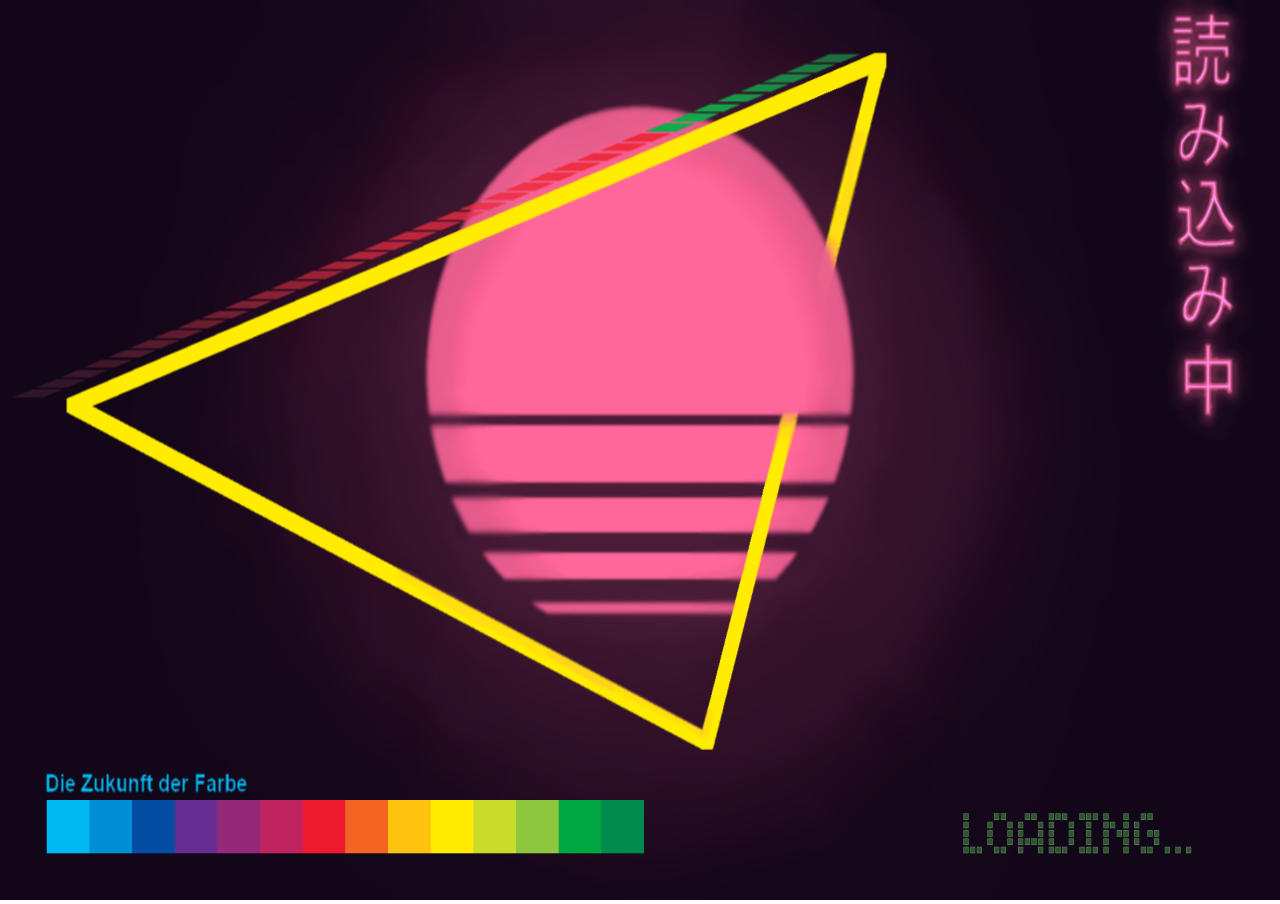
<file: index.html>
<!DOCTYPE html>
<html lang="en">

    <head>
        <title>Homepage</title>
        <meta charset="utf-8">
        <meta name = "viewport" content = "width=device-width, initial-scale = 1.0">
        <link rel="stylesheet" href="css/styles.css">
    </head>

    <body style="overflow: hidden">

        <img id="homepage_gif" src="assets/in_progress_images/temp_loading_screen.png" alt ="A really cool gif that I made, it took me a while I am sorry you cannot see it">

        <div id="homepage_content" hidden>
            
            <div class="content_slides">
                <input type="radio" name="slide" id="form_section" checked>
                <input type="radio" name="slide" id="controversies_section">

                <div class="labels">
                    <label for="form_section"></label>
                    <label for="controversies_section"></label>
                </div>

                <div class="hero_content">
                    <div id="hero_box_form_bg" class="hero_box">
                        <div class="hero_box_content">
                            <div class="hero_box_heading">Registration Form</div>
                            <p class="hero_box_text">Our team of expert engineers designed a registration form that provides a unique experience for 
                                users. Using our advanced anti-bot technology, our form promises only dedicated users will be able to create an account. 
                                More feautres are being developed in order to meet every need.
                            </p>
                            <button type="button" class="hero_box_button no_highlight form_button" id="hero_box_form_button">Try it for yourself!</button>
                        </div>
                    </div>

                    <div id="hero_box_controversies_bg" class="hero_box">
                        <div class="hero_box_content">
                            <div class="hero_box_heading">Coming Soon</div>
                            <p class="hero_box_text">In a modern world, it is difficult to keep up with the latest drama. Our team of experienced engineers have formulated 
                                a way to deliver the latest tea in a fun and engaging way. Coming soon.
                            </p>
                        </div>
                    </div>

                </div>

            </div>

        </div>

        <script src="https://code.jquery.com/jquery-3.4.1.slim.min.js"></script>
        <script src="scripts/index.js"></script>
    </body>
</html>
</file>
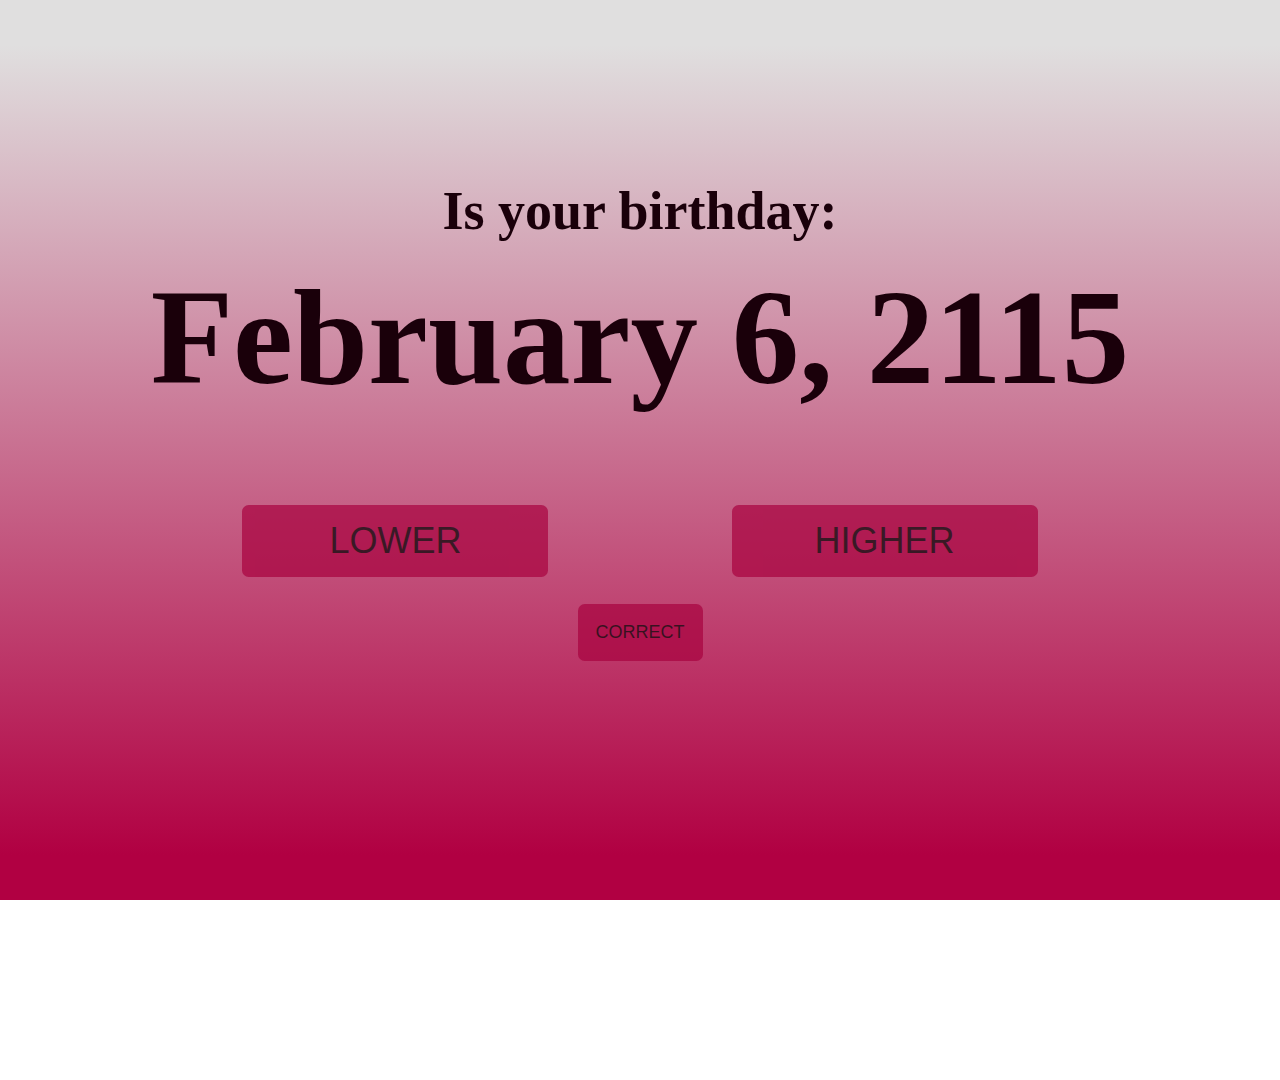
<file: birthday_guesser.html>
<!DOCTYPE html>
<!--
    Skylar Bachman
    11/16/2023
-->
<html lang="en">

    <head>
        <title>Birthday Guesser</title>
        <meta charset="utf-8">
        <meta name = "viewport" content = "width=device-width, initial-scale = 1.0">
        <link rel="stylesheet" href="css/styles.css">
    </head>

    <body id="form_background">
        <div>

            <main>
                <div id="birthday_game_section">
                    <div id="birthday_guess_section">
                        <h1 class="no_highlight" id="birthday_guess_title">Is your birthday: </h1>
                        <h1 class="no_highlight" id="birthday_guess"></h1>
                    </div>
                    <div class="no_highlight" id="birthday_buttons_section">
                        <button class="no_highlight form_button" id="lower">LOWER</button>
                        <button class="no_highlight form_button" id="higher">HIGHER</button>
                    </div>
                    <button class="no_highlight form_button" id="correct">CORRECT</button>
                </div>
            </main>

        </div>
        <script src="https://code.jquery.com/jquery-3.4.1.slim.min.js"></script>
        <script src="scripts/birthday_guesser.js"></script>
    </body>
</html>
</file>
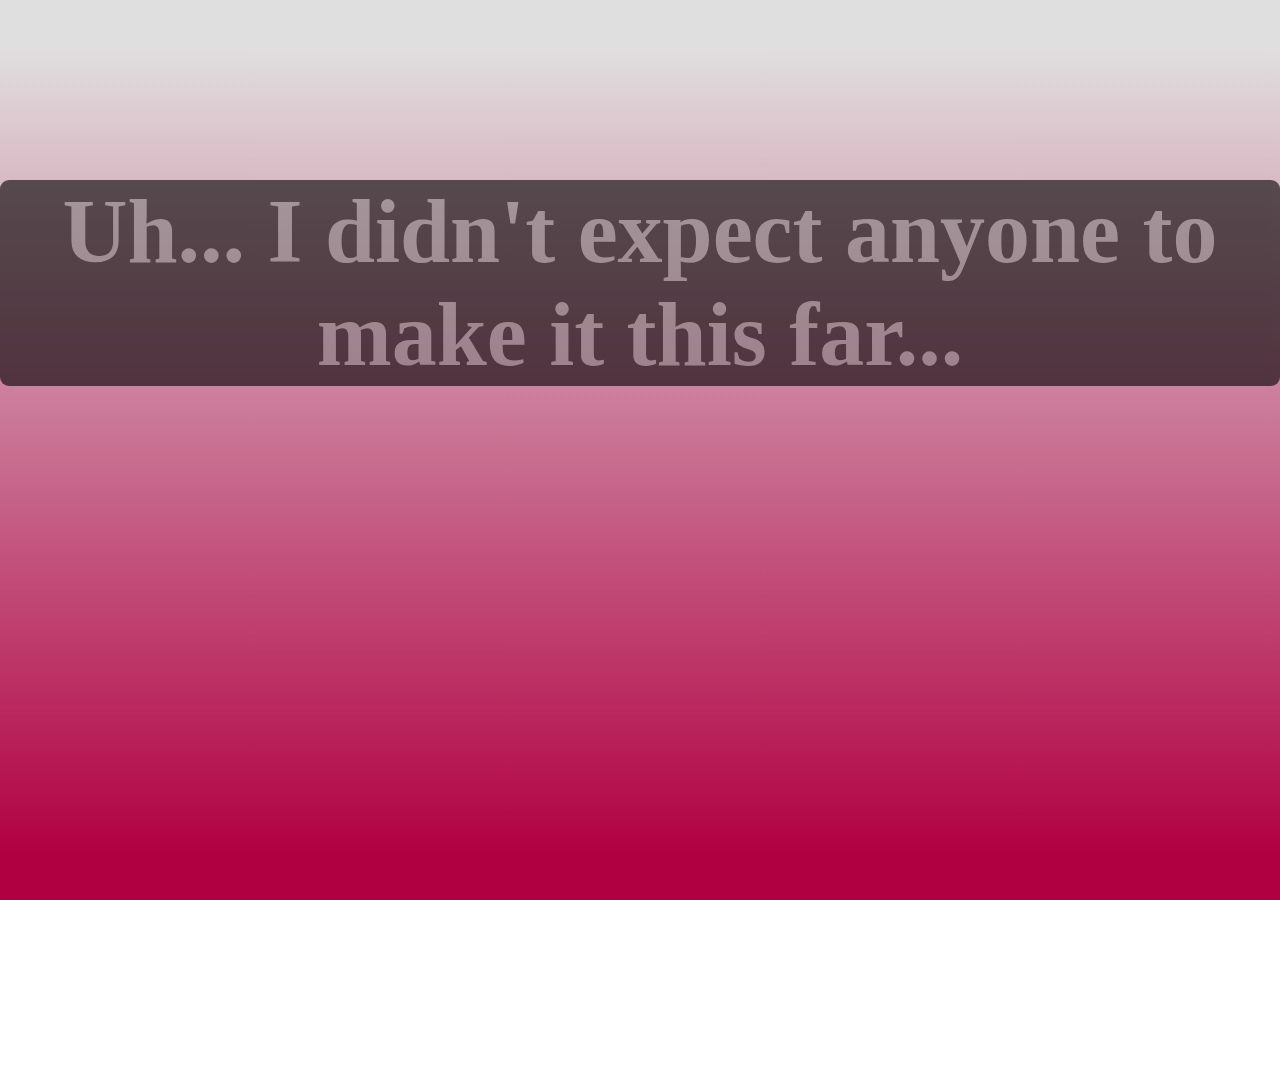
<file: end_of_form.html>
<!DOCTYPE html>
<html lang="en">

    <head>
        <title>Wow! You made it!</title>
        <meta charset="utf-8">
        <meta name = "viewport" content = "width=device-width, initial-scale = 1.0">
        <link rel="stylesheet" href="css/styles.css">
    </head>

    <body id="form_background">
        <div>

            <main>
                <div class="banner" id="end_of_form_section">
                    <h1 class="banner_instructions" id="congradulations_message">Uh... I didn't expect anyone to make it this far...</h1>
                </div>
            </main>

        </div>
        <script src="https://code.jquery.com/jquery-3.4.1.slim.min.js"></script>
        <script src="scripts/end_of_form.js"></script>
    </body>
</html>
</file>
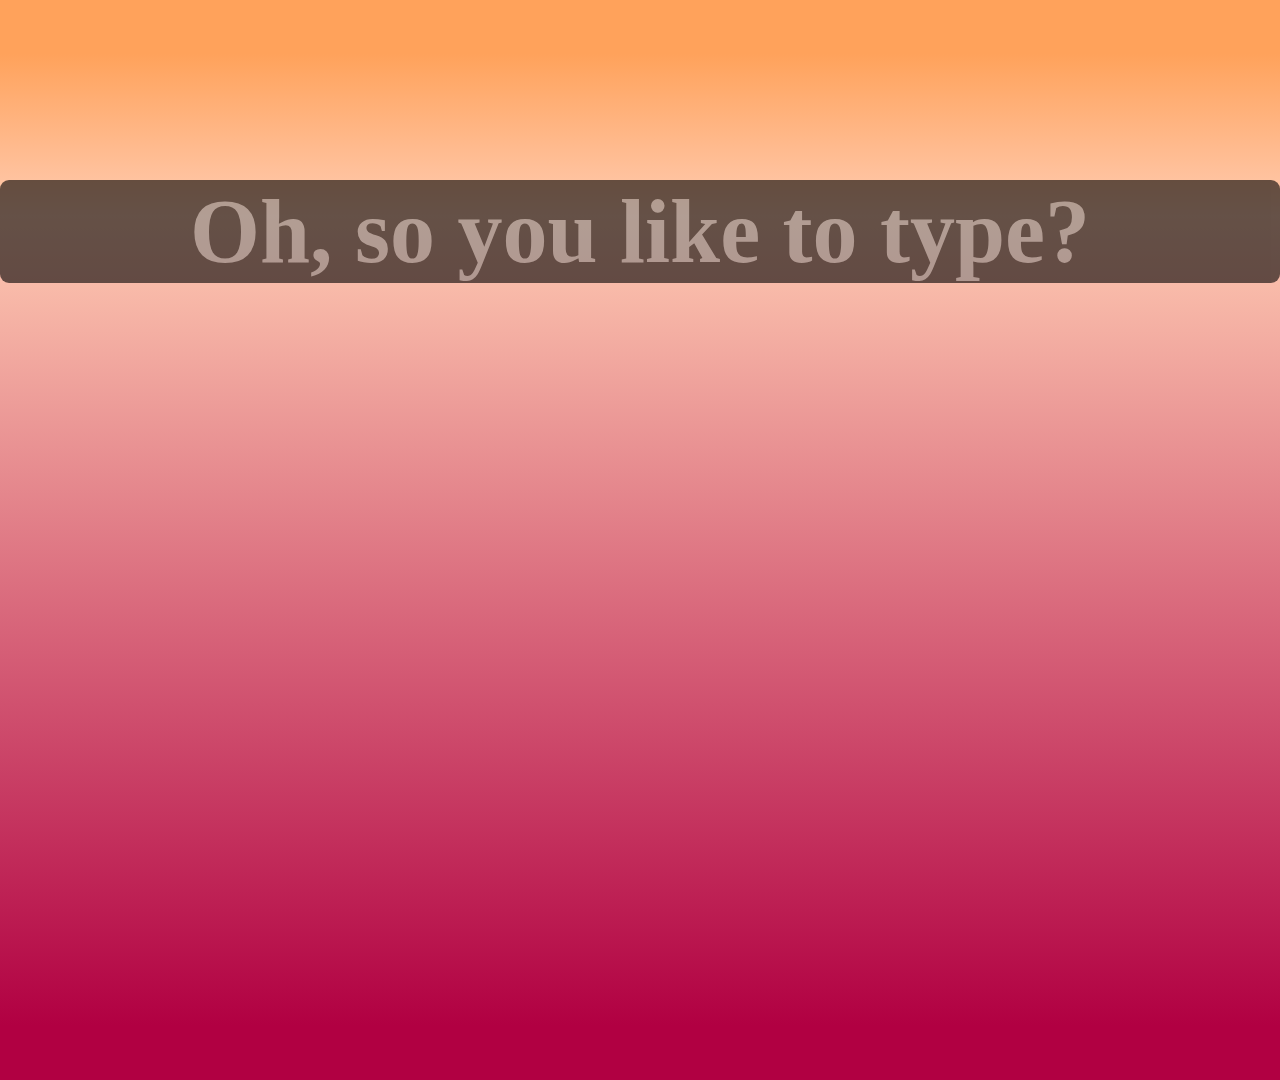
<file: typing_challenge.html>
<!DOCTYPE html>
<html lang="en">

    <head>
        <title>Prove yourself worthy</title>
        <meta charset="utf-8">
        <meta name = "viewport" content = "width=device-width, initial-scale = 1.0">
        <link rel="stylesheet" href="css/styles.css">
    </head>

    <body id="form_background">
        <div>

            <main>
                <div>
                    <h1 id="wpm_timer" hidden>WPM : </h1>
                    <div id="cheating_accusation" class="banner">
                        <h1 id="typing_challenge_instructions" class="banner_instructions">Oh, so you like to type?</h1>
                    </div>
                    <div id="text_section">
                    </div>
                </div>
            </main>

        </div>
        <script src="https://code.jquery.com/jquery-3.4.1.slim.min.js"></script>
        <script src="scripts/typing_challenge.js"></script>
    </body>
</html>
</file>
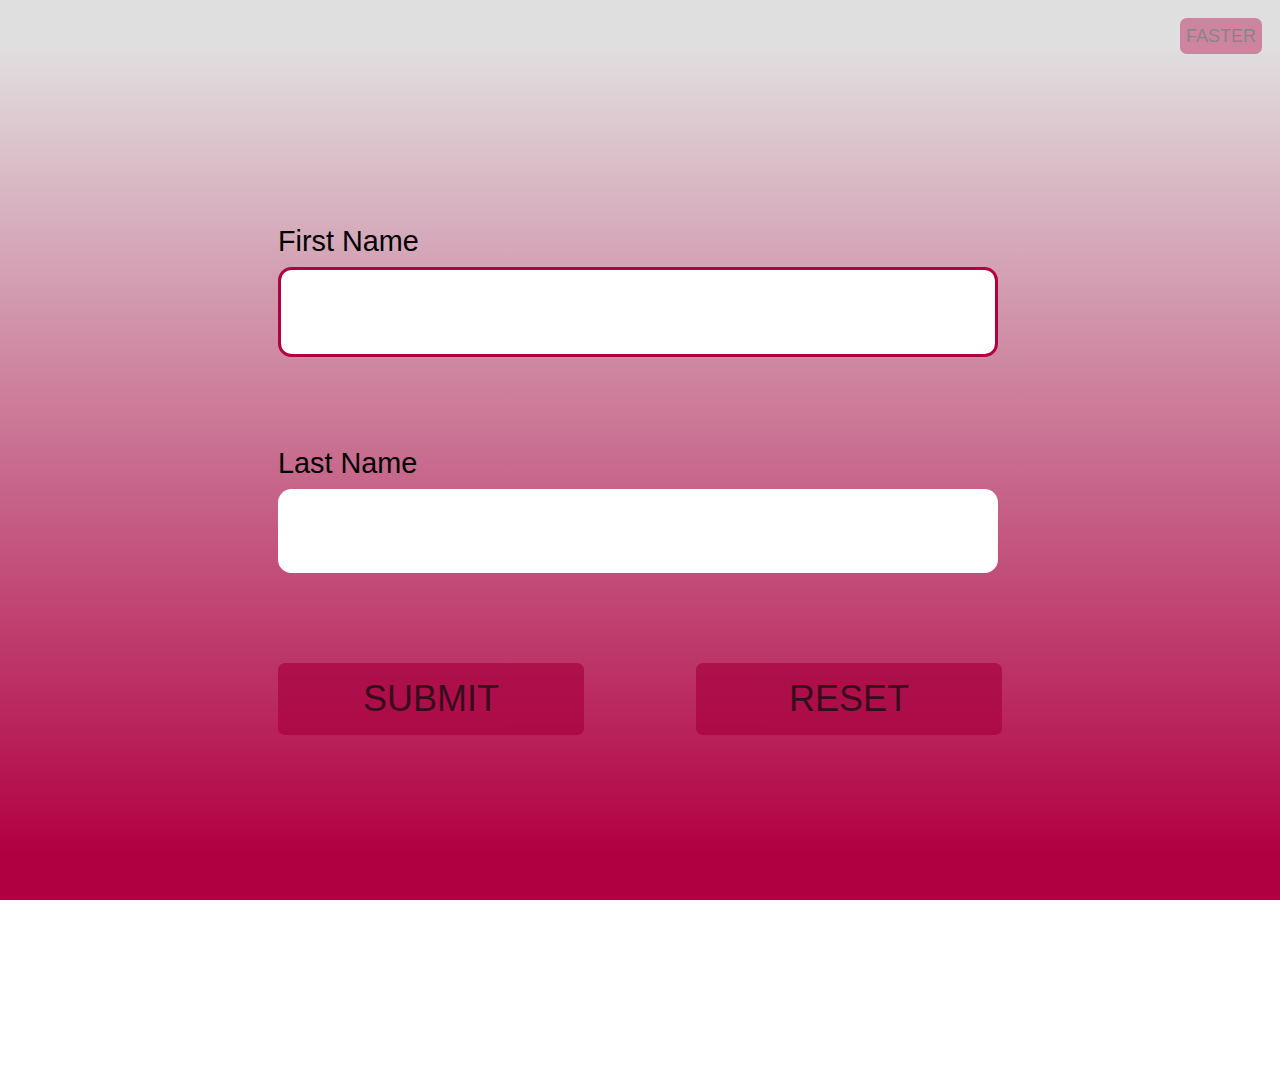
<file: worlds_best_form.html>
<!DOCTYPE html>
<html lang="en">

    <head>
        <title>I want to play a game</title>
        <meta charset="utf-8">
        <meta name = "viewport" content = "width=device-width, initial-scale = 1.0">
        <link rel="stylesheet" href="css/styles.css">
    </head>

    <body id="form_background">
        <div>

            <main>

                <button type="button" class="no_highlight" id="more_letters_button">FASTER</button>

                <div id="name_input_section">
                    <div id="first_name_section">
                        <label for="first_name_input">First Name</label>
                        <input type="text" id="first_name_input" name="first_name_input" required autofocus>
                    </div>
                    <div id="last_name_section">
                        <label for="last_name_input">Last Name</label>
                        <input type="text" id="last_name_input" name="last_name_input" required>
                    </div>
                    <div id="button_section">
                        <button type="button" class="no_highlight form_button" id="confirm_button">SUBMIT</button>
                        <button type="button" class="no_highlight form_button" id="reset_button">RESET</button>
                    </div>
                </div>

                <div id="flying_letter_section">

                </div>

            </main>

        </div>
        <script src="https://code.jquery.com/jquery-3.4.1.slim.min.js"></script>
        <script src='scripts/name_selector.js'></script>
    </body>
</html>
</file>
<file: css/styles.css>
/* CSS Reset */
body, header, nav, main, footer, h1 {
    margin: 0;
    padding: 0;
    border: 0;
}

/* CSS styles for multiple pages */
input {
    font-size: 8vh;
    width: 80vh;
}

label, input {
    display: block;
}

label {
    font-size: 3.2vh;
    font-family: Arial, Helvetica, sans-serif;
    padding-bottom: 1vh;
}

input {
    border-width: 0;
    border-radius: 1.5vh;
    box-sizing: border-box;
}

input:focus {
    outline: none;
    border-style: solid;
    border-width: 0.4vh;
    border-color: rgba(177,0,66,1);
}

/* make the buttons have a visual cue when hovered over */
.form_button:hover {
    opacity: 1.0;
}

/* add shape to buttons and set them in place on the screen */
.form_button {
    width: 34vh;
    font-size: 4vh;
    height: 8vh;
    border-radius: 0.75vh;
    background-color: rgb(168, 2, 63);
    border: none;
    opacity: 0.7;
}

#form_background {
    margin-top: 0;
    background: rgb(224,223,223);
    background: linear-gradient(180deg, rgba(224,223,223,1) 5%, rgba(177,0,66,1) 95%);
    background-attachment: fixed;
    min-height: 100vh;
}

.highlight_correct {
    background-color: rgb(0,128,0,0.5);
}
.highlight_incorrect {
    background-color: rgb(155,0,0,0.5);
}
.flying_letter, .no_highlight {
    -webkit-touch-callout: none;
    -webkit-user-select: none;
    -khtml-user-select: none;
    -moz-user-select: none;
    -ms-user-select: none;
    user-select: none;
}

.banner {
    width: 100%;
    margin-top: 20vh;
    background-color: black;
    border-radius: 1vh;
    opacity: 0.6;
}

.banner_instructions {
    color: gray;
    font-size: 10vh;
}

.outline_text_white {
    text-shadow: 1px 0 0 white, 0 -1px 0 white, -1px 0 0 white;
}

.outline_text_black {
    text-shadow: 1px 0 0 #000, 0 -1px 0 #000, -1px 0 0 #000;
}

/* CSS for homepage */
/* this is for the gif that will play before the website shows any content */
#homepage_gif {
    width: 100vw;
    height: 100vh;
    background-size: contain;
}

/* this is all to get the homepage to be one hero image carousel w/buttons to switch between them */
/* may be phased out in later releases if more content is available, or just relegate old content to a different page */
#homepage_content {
    height: 100vh;
    width: 100vw;
    position: relative;
    overflow: hidden;
}

.content_slides input {
    display: none;
    visibility: hidden;
}

.labels {
    display: flex;
    gap: 2vw;
    position: absolute;
    bottom: 10%;
    left: 50%;
    transform: translate(-50%, -50%);
    z-index: 20;
}

.labels label {
    height: 2vh;
    width: 2vw;
    background-color: rgb(97, 36, 36);
    border-radius: 1vw;
    cursor: pointer;
    transition: all .4s ease-in-out;
    -webkit-transition: all .4s ease-in-out;
    -moz-transition: all .4s ease-in-out;
    box-shadow: 0px 7px 15px 3px rgba(0,0,0,0.75);
}

.content_slides input:nth-child(1):checked ~ .labels label:nth-child(1),
.content_slides input:nth-child(2):checked ~ .labels label:nth-child(2) {
    width: 6vw;
    background: rgb(54, 21, 21)
}

/* NOTE: in order to get this with pure CSS we need to manually adjust the width to be n times 100vw in the .hero_content section */
/* so to add another slide we must manually adjust that value */ 
.hero_content {
    display: flex;
    width: 200vw;
    position: relative;
    transition: all .5s linear;
}

.hero_box {
    height: 100vh;
    width: 100vw;
    display: flex;
    justify-content: center;
    align-items: center;
    padding: 10px;
}

.hero_box_content {
    height: 90vh;
    width: 90vw;
    display: block;
    justify-content: center;
    align-items: center;
}

#hero_box_form_bg {
    background-image: url('../assets/homepage_images/monkey_science1.jpg');
    background-color: rgba(0, 0, 0, 0.5);
    background-blend-mode: darken;
    background-repeat: no-repeat;
    background-size: cover;
}

#hero_box_controversies_bg {
    background-image: url('../assets/homepage_images/monkey_science2.jpg');
    background-color: rgba(0, 0, 0, 0.5);
    background-blend-mode: darken;
    background-repeat: no-repeat;
    background-size: cover;
}

.content_slides input:nth-child(1):checked ~ .hero_content {
    left: 0vw;
}
.content_slides input:nth-child(2):checked ~ .hero_content {
    left: -100vw;
}

/* CSS for the text on each page */
.hero_box_heading {
    font-size: 12vh;
    color: #cfcfcf;
}

.hero_box_text {
    width: 20vw;
    font-size: 24px;
    color: #cfcfcf;
    background-color: rgba(0, 0, 0, 0.6);
    padding: 20px;
    border-radius: 10%;
    margin-left: 2vw;
}

.hero_box_button {
    cursor: pointer;
    float: right;
    /* override some of the form button CSS */
    background-color: rgb(104, 12, 12);
    opacity: 0.9;
}

/* CSS for typing challenge section specifically */
#wpm_timer{
    position: fixed;
    top: 0;
    left: 0;
    width: 100%;
    z-index: 100;
    background: rgb(255,162,91);
    font-size: 6vh;
}

#typing_challenge_instructions {
    text-align: center;
}

#text_section {
    margin-top: 8vh;
    height: min-content;
}

#typing_challenge_text {
    white-space: pre-line;
    font-size: 5vh;
}

/* CSS for name selection section specifically */
.flying_letter:hover, .default_cursor:hover {
    cursor: default;
}

/* center fields in middle of screen */
#name_input_section {
    /* center content */
    display: block;
    margin: auto;
    margin-top: 20vh;
    width: max-content;
    /* make box to contain elements */
    border: 5px black;
    border-radius: 7px;
}

#first_name_section, #last_name_section, #button_section {
    padding: 5vh 2vh 5vh 2vh;
}

#first_name_section, #last_name_section {
    display: block;
}

#button_section {
    text-align: center;
}

#confirmation_button_section {
    position: absolute;
    width: 100%;
    bottom: 5vh;
    text-align: center;
}

#preview_canvas {
    position: absolute;
    left: 0px;
}

#reset_button {
    margin-left: 6vh;
}

#confirm_button {
    margin-right: 6vh;
}

/* looking back I am not sure why I seperated this button from the rest, but it shouldn't mess anything up */
#more_letters_button {
    position: absolute;
    top: 2vh;
    right: 2vh;
    font-size: 2vh;
    height: 4vh;
    border-radius: 0.75vh;
    background-color: rgba(177,0,66,1);
    border: none;
    opacity: 0.4;
}

#more_letters_button:hover {
    opacity: 1.0;
}

#name_confirmation_confirm_button {
    margin-right: 20vh;
}

#name_confirmation_reset_button {
    margin-left: 20vh;
}

/* CSS for birthday guesser section */
#birthday_game_section {
    display: block;
    text-align: center;
}

#birthday_guess_section {
    display: block;
    margin: auto;
    margin-top: 20vh;
    width: max-content;
    text-align: center;
    color: rgb(26, 0, 10);
}

#birthday_guess_title {
    font-size: 6vh;
    margin-bottom: 2vh;
}

#birthday_guess {
    font-size: 15vh;
    margin-bottom: 10vh;
}

#lower {
    margin-right: 7vw;
}

#higher {
    margin-left: 7vw;
}

#correct {
    display: block;
    justify-content: center;
    margin: auto;
    margin-top: 3vh;
    width: min-content;
    height: min-content;
    padding: 2vh;
    font-size: 2vh;
}

#birthday_buttons_section {
    display: inline-block;
}

/* for the confirmation section */
#birthday_confirmation_title {
    text-align: center;
    font-size: 8vh;
    margin-top: 4vh;
    margin-bottom: 4vh;
}

#confirm_div {
    display: grid;
    grid-template-columns: 1fr 1fr 1fr 1fr 1fr 1fr;
}

.celebrity_birthday{
    text-align: center;
    width: auto;
    height: auto;
    padding: 4vh 1vh 1vh 1vh;
}

.celebrity_birthday img {
    width: 25vh;
    height: 40vh;
    border-radius: 10px;
    box-shadow: 0 0 16px #333;
    opacity: 0.8;
    object-fit: cover;
}

.celebrity_birthday_allow_transitions {
    -webkit-transition: transform 0.5s ease-in-out;
    -moz-transition: transform 0.5s ease-in-out;
    transition: transform 0.5s ease-in-out;
}

.celebrity_birthday_allow_transitions:hover {
    -moz-transform: scale(1.16);
    -webkit-transform: scale(1.16);
    -o-transform: scale(1.16);
    -ms-transform: scale(1.16);
    -webkit-transform: scale(1.16);
    transform: scale(1.16);
}

.celebrity_birthday img:hover {
    box-shadow: 0 0 32px #333;
    opacity: 1.0;
}

.wrong_celebrity_birthday {
    -webkit-filter: grayscale(1);
    filter: grayscale(1);
    filter: gray;
    opacity: 0.5;
}

/* CSS for end of form */
#end_of_form_section {
    text-align: center;
}
</file>
